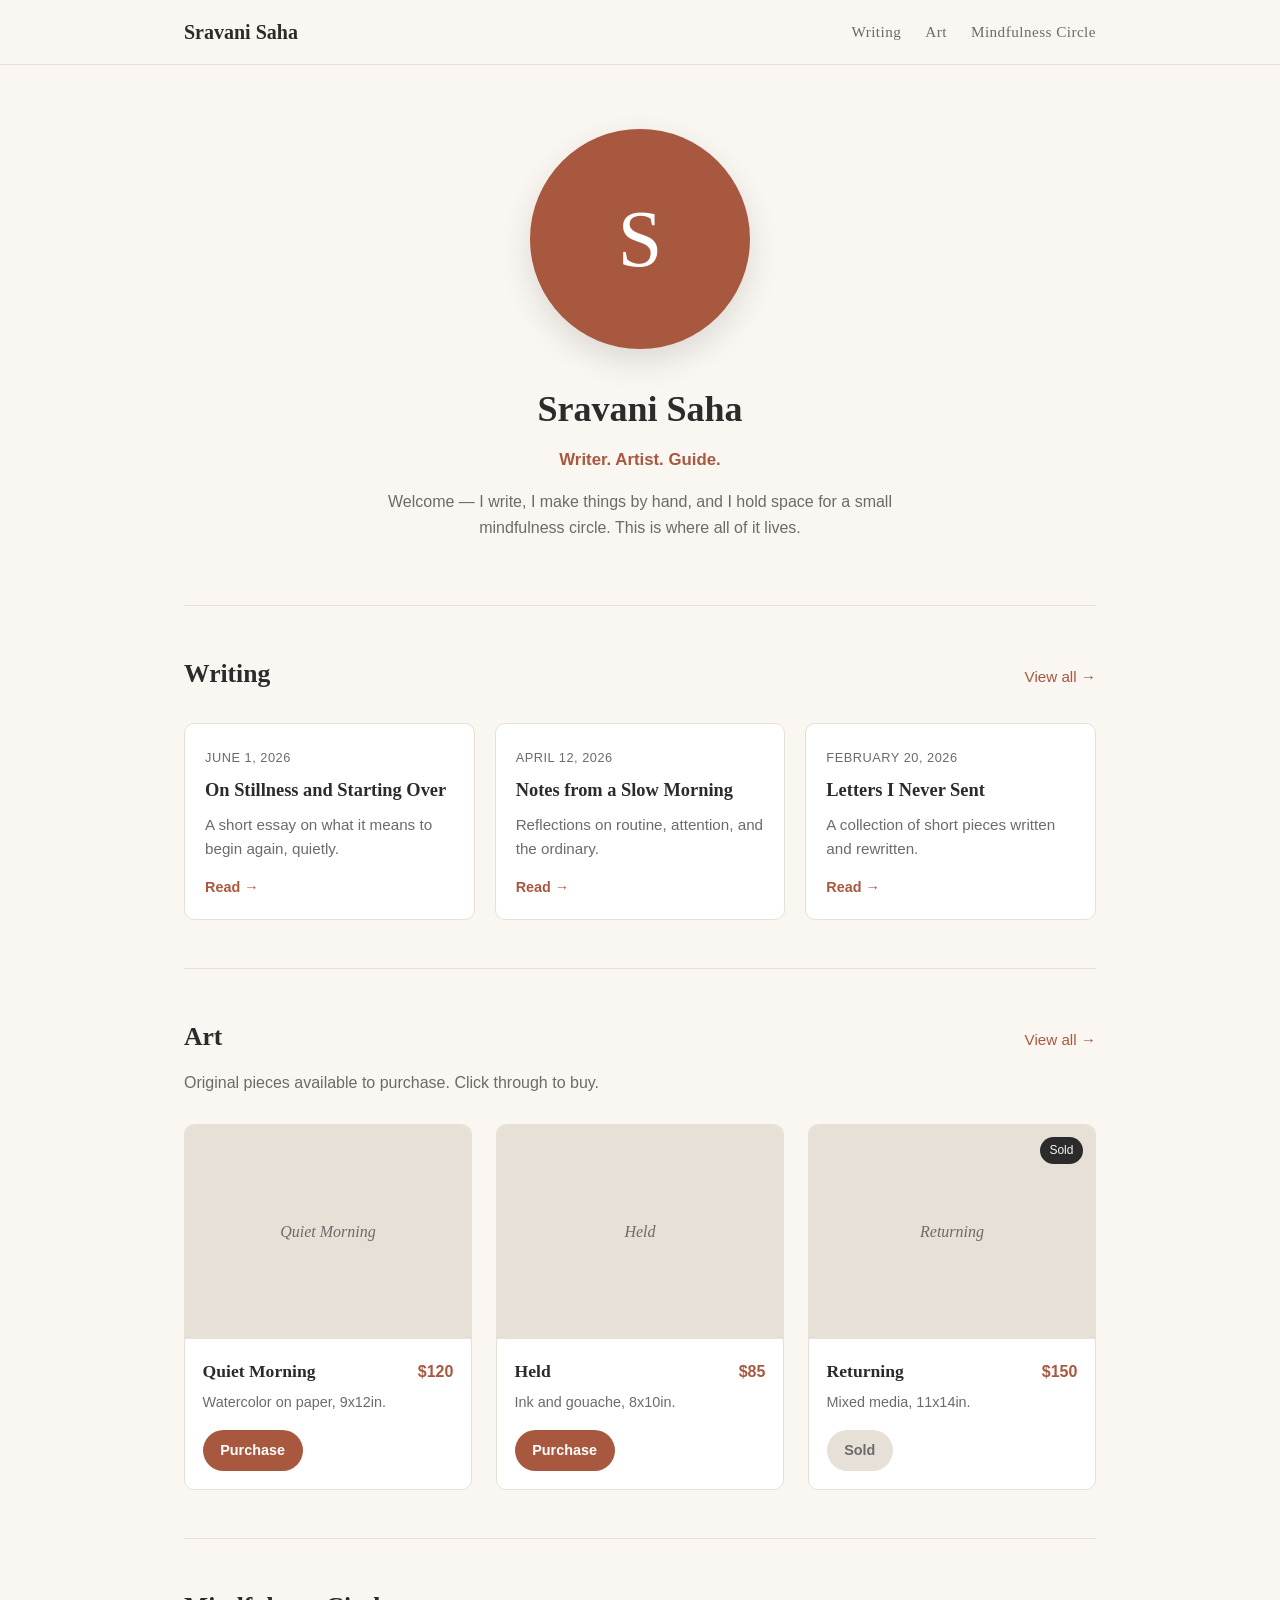
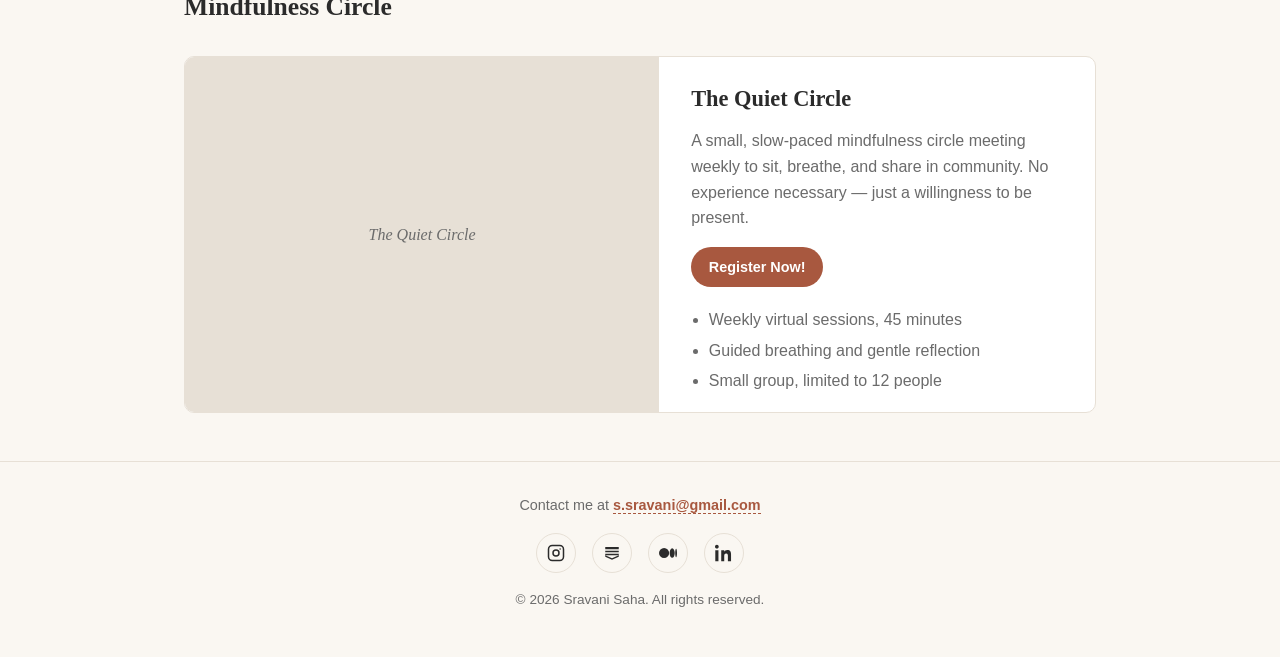
<file: index.html>
<!DOCTYPE html>
<html lang="en">
<head>
  <meta charset="UTF-8">
  <meta name="viewport" content="width=device-width, initial-scale=1.0">
  <meta name="description" content="Portfolio site">
  <title>Portfolio</title>
  <link rel="stylesheet" href="css/style.css">

    <!-- Google Analytics -->
  <script async src="https://www.googletagmanager.com/gtag/js?id=G-LQJ0HD8GDD"></script>
  <script>
    window.dataLayer = window.dataLayer || [];
    function gtag(){dataLayer.push(arguments);}
    gtag('js', new Date());
    gtag('config', 'G-LQJ0HD8GDD');
  </script>
</head>
<body>

  <nav class="site-nav">
    <div class="container">
      <a href="index.html" class="nav-brand" data-nav-brand>Name</a>
      <ul class="nav-links">
        <li><a href="writing.html">Writing</a></li>
        <li><a href="art.html">Art</a></li>
        <li><a href="index.html#mindfulness-section">Mindfulness Circle</a></li>
      </ul>
    </div>
  </nav>

  <header class="hero" id="hero">
    <!-- filled in by js/main.js from js/config.js -->
  </header>

  <main class="container">

    <section class="page-section" id="writing">
      <div class="section-header">
        <h2>Writing</h2>
        <a href="writing.html" id="writing-view-all">View all →</a>
      </div>
      <div class="writing-list" id="writing-preview">
        <!-- filled in by js/main.js from js/config.js -->
      </div>
    </section>

    <section class="page-section" id="art">
      <div class="section-header">
        <h2>Art</h2>
        <a href="art.html" id="art-view-all">View all →</a>
      </div>
      <p class="section-intro">Original pieces available to purchase. Click through to buy.</p>
      <div class="art-gallery" id="art-preview">
        <!-- filled in by js/main.js from js/config.js -->
      </div>
    </section>

    <section class="page-section" id="mindfulness-section">
      <div class="section-header">
        <h2>Mindfulness Circle</h2>
      </div>
      <div id="mindfulness">
        <!-- filled in by js/main.js from js/config.js -->
      </div>
    </section>

  </main>

  <footer class="site-footer" id="connect">
    <p class="contact-line" data-contact></p>
    <div class="socials" data-socials>
      <!-- filled in by js/main.js from js/config.js -->
    </div>
    <p>&copy; <span data-year></span> <span data-nav-brand></span>. All rights reserved.</p>
  </footer>

  <script src="js/config.js"></script>
  <script src="js/main.js"></script>
</body>
</html>
</file>
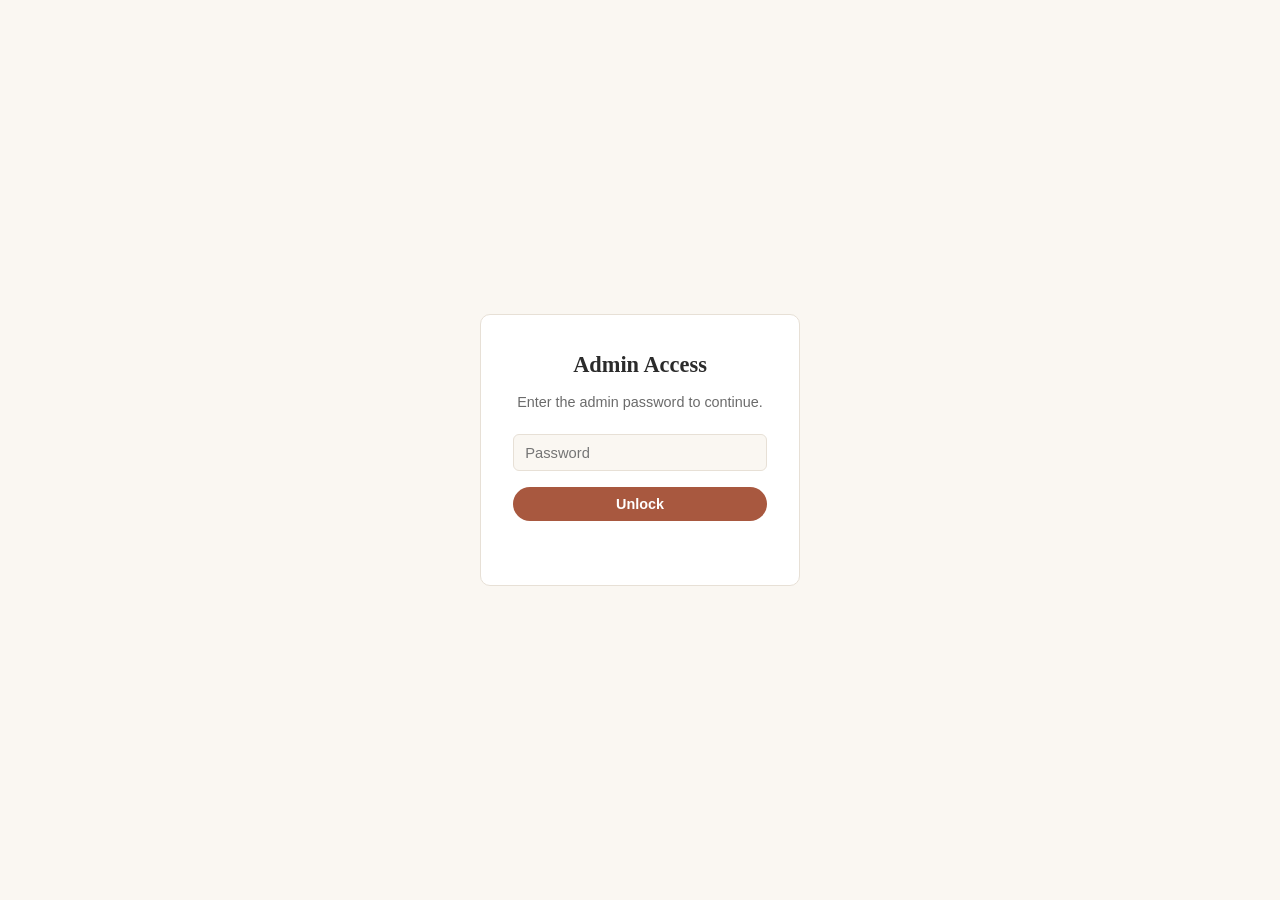
<file: admin.html>
<!DOCTYPE html>
<html lang="en">
<head>
  <meta charset="UTF-8">
  <meta name="viewport" content="width=device-width, initial-scale=1.0">
  <meta name="description" content="Admin — edit site content">
  <title>Admin</title>
  <link rel="stylesheet" href="css/style.css">
</head>
<body class="admin-locked">

  <div class="admin-lock-overlay" id="admin-lock-overlay">
    <form class="admin-lock-box" id="admin-lock-form">
      <h1>Admin Access</h1>
      <p>Enter the admin password to continue.</p>
      <input type="password" id="admin-lock-password" placeholder="Password" autocomplete="current-password" required>
      <button type="submit" class="btn btn-primary">Unlock</button>
      <p class="admin-lock-error" id="admin-lock-error"></p>
    </form>
  </div>

  <nav class="site-nav">
    <div class="container">
      <a href="index.html" class="nav-brand">← Back to site</a>
      <ul class="nav-links">
        <li><span style="cursor:default;">Admin</span></li>
      </ul>
    </div>
  </nav>

  <header class="page-hero">
    <h1>Site Admin</h1>
    <p>Edit every piece of content on the site from this page.</p>
  </header>

  <main class="container admin-main">

    <div class="admin-banner" id="draft-banner" style="display:none;">
      <strong>Heads up:</strong> you're viewing an unsaved draft stored in this browser only.
      <a href="#" id="discard-draft-link">Discard it and reload the current site content</a>.
    </div>

    <p class="admin-intro">
      This site is static (plain files on GitHub Pages), so there's no database behind this form.
      Edit anything below — your changes are auto-saved to <em>this browser</em> as you type, and you
      can preview them live. When you're happy, click <strong>Download config.js</strong> below,
      replace <code>js/config.js</code> in your project with the downloaded file, then commit and
      push to make the changes live on the actual site.
    </p>

    <!-- ---------- Site ---------- -->
    <section class="admin-section">
      <h2>Site</h2>
      <p class="admin-section-hint">Browser tab title and description.</p>
      <div class="admin-field">
        <label for="site-title">Site title</label>
        <input type="text" id="site-title">
      </div>
      <div class="admin-field">
        <label for="site-description">Site description</label>
        <input type="text" id="site-description">
      </div>
      <div class="admin-field">
        <label for="site-favicon">
          Favicon path
          <span class="admin-field-hint">Path to an image in the images/ folder. Leave blank to skip.</span>
        </label>
        <input type="text" id="site-favicon" placeholder="images/favicon.png">
      </div>
    </section>

    <!-- ---------- About / Hero ---------- -->
    <section class="admin-section">
      <h2>About</h2>
      <p class="admin-section-hint">Your name, tagline, bio, and photo shown at the top of the homepage.</p>
      <div class="admin-field">
        <label for="person-name">Name</label>
        <input type="text" id="person-name">
      </div>
      <div class="admin-field">
        <label for="person-tagline">Tagline</label>
        <input type="text" id="person-tagline">
      </div>
      <div class="admin-field">
        <label for="person-bio">Bio</label>
        <textarea id="person-bio"></textarea>
      </div>
      <div class="admin-field">
        <label for="person-avatar">
          Photo path
          <span class="admin-field-hint">Path to an image in the images/ folder. Leave blank for a placeholder.</span>
        </label>
        <input type="text" id="person-avatar" placeholder="images/profile.jpg">
      </div>
      <div class="admin-field">
        <label for="person-email">
          Contact email
          <span class="admin-field-hint">Shown in the footer as "Contact me at ...", above the social icons. Click-to-copy, not a mailto link.</span>
        </label>
        <input type="text" id="person-email" placeholder="you@example.com">
      </div>
    </section>

    <!-- ---------- Socials ---------- -->
    <section class="admin-section">
      <h2>Socials</h2>
      <p class="admin-section-hint">Icon links shown in the footer.</p>
      <div id="socials-list"></div>
      <button type="button" class="btn-block" id="add-social">+ Add social link</button>
    </section>

    <!-- ---------- Writing ---------- -->
    <section class="admin-section">
      <h2>Writing</h2>
      <p class="admin-section-hint">The homepage shows the first 3 posts below; writing.html shows all of them, in this order.</p>
      <div class="admin-field">
        <label for="writing-view-all-url">
          "View all" link (on the homepage)
          <span class="admin-field-hint">Defaults to writing.html. Point it elsewhere (e.g. an external blog) and it opens in a new tab automatically.</span>
        </label>
        <input type="text" id="writing-view-all-url">
      </div>
      <div id="writing-list"></div>
      <button type="button" class="btn-block" id="add-writing">+ Add writing post</button>
    </section>

    <!-- ---------- Art ---------- -->
    <section class="admin-section">
      <h2>Art</h2>
      <p class="admin-section-hint">The homepage shows the first 3 pieces below; art.html shows all of them, in this order.</p>
      <div class="admin-field">
        <label for="art-view-all-url">
          "View all" link (on the homepage)
          <span class="admin-field-hint">Defaults to art.html. Point it elsewhere (e.g. an external shop) and it opens in a new tab automatically.</span>
        </label>
        <input type="text" id="art-view-all-url">
      </div>
      <div id="art-list"></div>
      <button type="button" class="btn-block" id="add-art">+ Add art piece</button>
    </section>

    <!-- ---------- Mindfulness Circle ---------- -->
    <section class="admin-section">
      <h2>Mindfulness Circle</h2>
      <div class="admin-field">
        <label for="mind-title">Title</label>
        <input type="text" id="mind-title">
      </div>
      <div class="admin-field">
        <label for="mind-image">
          Image path
          <span class="admin-field-hint">Path to an image in the images/ folder. Leave blank for a placeholder.</span>
        </label>
        <input type="text" id="mind-image" placeholder="images/circle.jpg">
      </div>
      <div class="admin-field">
        <label for="mind-description">Description</label>
        <textarea id="mind-description"></textarea>
      </div>
      <div class="admin-field">
        <label>Details (bullet list)</label>
        <div id="mind-details-list"></div>
        <button type="button" class="btn-block" id="add-detail">+ Add detail line</button>
      </div>
      <div class="admin-field">
        <label for="mind-url">
          Learn more link
          <span class="admin-field-hint">The "Learn more" button always shows — this is just where it links to.</span>
        </label>
        <input type="text" id="mind-url" placeholder="#">
      </div>
    </section>

    <!-- ---------- Security ---------- -->
    <section class="admin-section">
      <h2>Security</h2>
      <p class="admin-section-hint">
        Change the password required to open this admin page. Only takes effect after you
        download/copy config.js, replace the file, and redeploy.
      </p>
      <div class="admin-field">
        <label for="new-password">New password</label>
        <input type="password" id="new-password" autocomplete="new-password">
      </div>
      <div class="admin-field">
        <label for="confirm-password">Confirm new password</label>
        <input type="password" id="confirm-password" autocomplete="new-password">
      </div>
      <div class="admin-actions">
        <button type="button" class="btn btn-secondary" id="update-password-btn">Update password</button>
        <span class="admin-status" id="password-status"></span>
      </div>
    </section>

    <!-- ---------- Publish ---------- -->
    <section class="admin-section">
      <h2>Publish your changes</h2>
      <p class="admin-section-hint">
        Download the updated file, replace <code>js/config.js</code> in your project folder,
        then commit and push to GitHub to make it live.
      </p>
      <div class="admin-actions">
        <button type="button" class="btn btn-primary" id="download-btn">Download config.js</button>
        <button type="button" class="btn btn-secondary" id="copy-btn">Copy to clipboard</button>
        <button type="button" class="btn btn-danger" id="reset-btn">Reset to file defaults</button>
        <span class="admin-status" id="admin-status"></span>
      </div>
      <div class="admin-field" style="margin-top:1.25rem;">
        <label for="preview-textarea">Live preview of config.js</label>
        <textarea id="preview-textarea" class="admin-preview" readonly></textarea>
      </div>
    </section>

  </main>

  <script src="js/config.js"></script>
  <script src="js/admin-auth.js"></script>
  <script src="js/admin.js"></script>
</body>
</html>
</file>
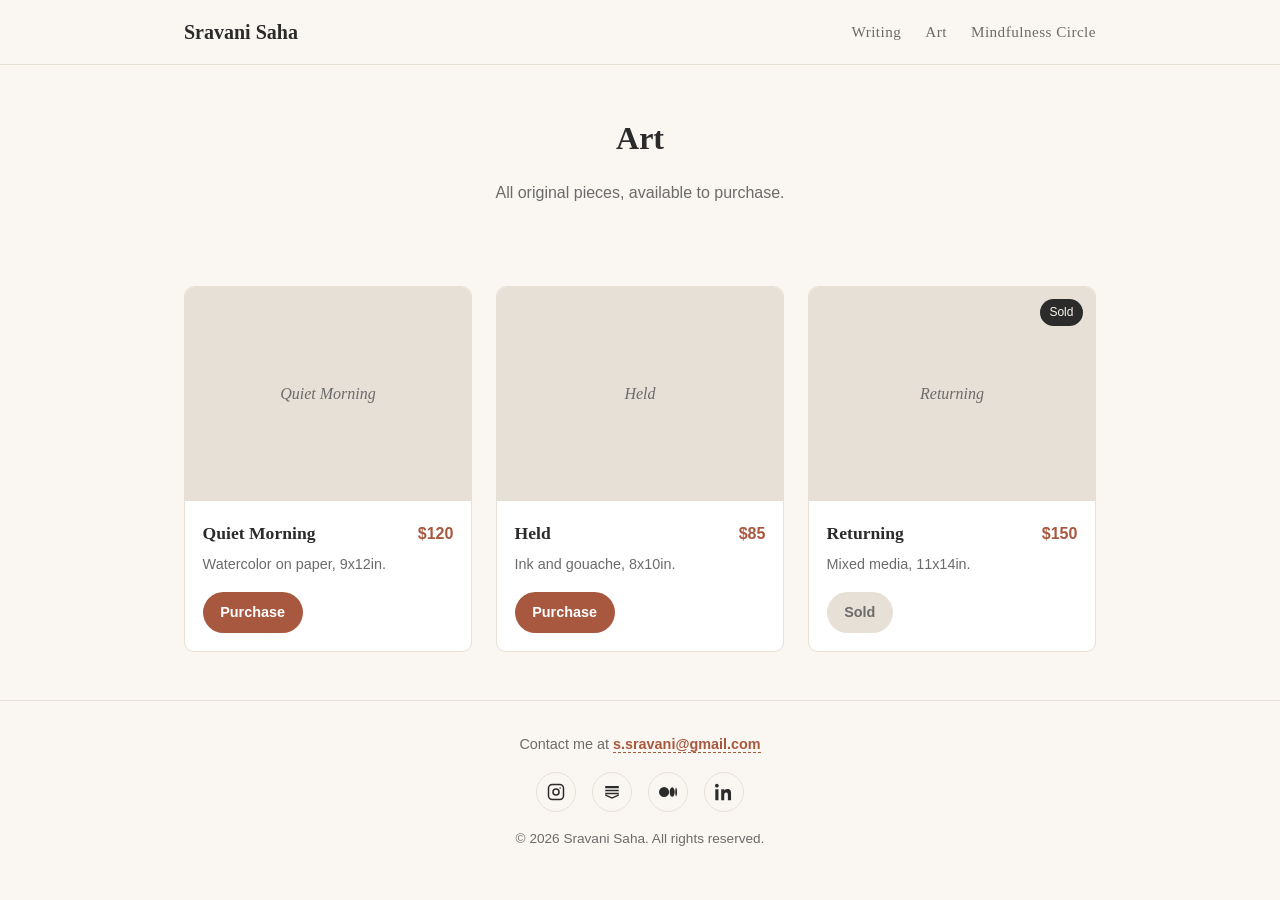
<file: art.html>
<!DOCTYPE html>
<html lang="en">
<head>
  <meta charset="UTF-8">
  <meta name="viewport" content="width=device-width, initial-scale=1.0">
  <meta name="description" content="Art">
  <title>Art</title>
  <link rel="stylesheet" href="css/style.css">

    <!-- Google Analytics -->
  <script async src="https://www.googletagmanager.com/gtag/js?id=G-LQJ0HD8GDD"></script>
  <script>
    window.dataLayer = window.dataLayer || [];
    function gtag(){dataLayer.push(arguments);}
    gtag('js', new Date());
    gtag('config', 'G-LQJ0HD8GDD');
  </script>
</head>
<body>

  <nav class="site-nav">
    <div class="container">
      <a href="index.html" class="nav-brand" data-nav-brand>Name</a>
      <ul class="nav-links">
        <li><a href="index.html#writing">Writing</a></li>
        <li><a href="art.html">Art</a></li>
        <li><a href="index.html#mindfulness-section">Mindfulness Circle</a></li>
      </ul>
    </div>
  </nav>

  <header class="page-hero">
    <h1>Art</h1>
    <p>All original pieces, available to purchase.</p>
  </header>

  <main class="container">
    <section class="page-section" style="border-top: none;">
      <div class="art-gallery" id="art-full">
        <!-- filled in by js/main.js from js/config.js -->
      </div>
    </section>
  </main>

  <footer class="site-footer">
    <p class="contact-line" data-contact></p>
    <div class="socials" data-socials>
      <!-- filled in by js/main.js from js/config.js -->
    </div>
    <p>&copy; <span data-year></span> <span data-nav-brand></span>. All rights reserved.</p>
  </footer>

  <script src="js/config.js"></script>
  <script src="js/main.js"></script>
</body>
</html>
</file>
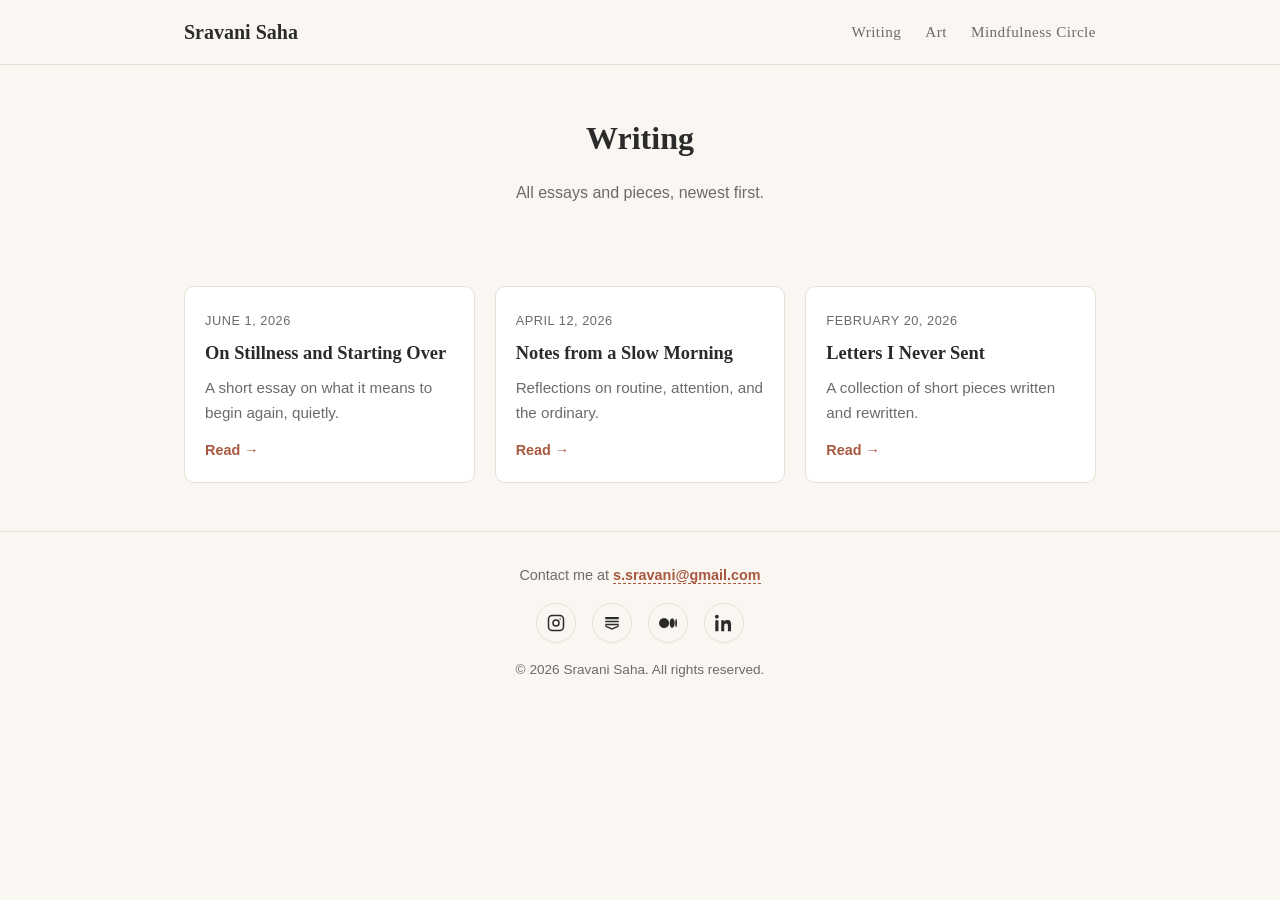
<file: writing.html>
<!DOCTYPE html>
<html lang="en">
<head>
  <meta charset="UTF-8">
  <meta name="viewport" content="width=device-width, initial-scale=1.0">
  <meta name="description" content="Writing">
  <title>Writing</title>
  <link rel="stylesheet" href="css/style.css">

    <!-- Google Analytics -->
  <script async src="https://www.googletagmanager.com/gtag/js?id=G-LQJ0HD8GDD"></script>
  <script>
    window.dataLayer = window.dataLayer || [];
    function gtag(){dataLayer.push(arguments);}
    gtag('js', new Date());
    gtag('config', 'G-LQJ0HD8GDD');
  </script>
</head>
<body>

  <nav class="site-nav">
    <div class="container">
      <a href="index.html" class="nav-brand" data-nav-brand>Name</a>
      <ul class="nav-links">
        <li><a href="writing.html">Writing</a></li>
        <li><a href="art.html">Art</a></li>
        <li><a href="index.html#mindfulness-section">Mindfulness Circle</a></li>
      </ul>
    </div>
  </nav>

  <header class="page-hero">
    <h1>Writing</h1>
    <p>All essays and pieces, newest first.</p>
  </header>

  <main class="container">
    <section class="page-section" style="border-top: none;">
      <div class="writing-list" id="writing-full">
        <!-- filled in by js/main.js from js/config.js -->
      </div>
    </section>
  </main>

  <footer class="site-footer">
    <p class="contact-line" data-contact></p>
    <div class="socials" data-socials>
      <!-- filled in by js/main.js from js/config.js -->
    </div>
    <p>&copy; <span data-year></span> <span data-nav-brand></span>. All rights reserved.</p>
  </footer>

  <script src="js/config.js"></script>
  <script src="js/main.js"></script>
</body>
</html>
</file>
<file: css/style.css>
/* ===========================================================
   THEME — change these variables to restyle the whole site.
   =========================================================== */
:root {
  --color-bg: #faf7f2;
  --color-surface: #ffffff;
  --color-text: #2b2b2b;
  --color-muted: #6b6b6b;
  --color-accent: #a8583f;
  --color-accent-hover: #8a4632;
  --color-border: #e7e0d6;
  --font-heading: Georgia, "Times New Roman", serif;
  --font-body: -apple-system, BlinkMacSystemFont, "Segoe UI", Helvetica, Arial, sans-serif;
  --max-width: 960px;
  --radius: 10px;
}

@media (prefers-color-scheme: dark) {
  :root {
    --color-bg: #faf7f2;
    --color-surface: #ffffff;
    --color-text: #2b2b2b;
    --color-muted: #6b6b6b;
    --color-accent: #a8583f;
    --color-accent-hover: #8a4632;
    --color-border: #e7e0d6;
  }
}

* { box-sizing: border-box; }

html { scroll-behavior:auto; }

body {
  margin: 0;
  background: var(--color-bg);
  color: var(--color-text);
  font-family: var(--font-body);
  line-height: 1.6;
}

a { color: inherit; }

.container {
  max-width: var(--max-width);
  margin: 0 auto;
  padding: 0 1.5rem;
}

/* ---------- Nav ---------- */
.site-nav {
  border-bottom: 1px solid var(--color-border);
  position: sticky;
  top: 0;
  background: var(--color-bg);
  z-index: 10;
}

.site-nav .container {
  display: flex;
  align-items: center;
  justify-content: space-between;
  padding-top: 1rem;
  padding-bottom: 1rem;
}

.nav-brand {
  font-family: var(--font-heading);
  font-size: 1.25rem;
  text-decoration: none;
  font-weight: bold;
}

.nav-links {
  display: flex;
  gap: 1.5rem;
  list-style: none;
  margin: 0;
  padding: 0;
}

.nav-links a {
  text-decoration: none;
  color: var(--color-muted);
  font-family: var(--font-heading);
  font-size: 0.95rem;
  letter-spacing: 0.03em;
}

.nav-links a:hover { color: var(--color-accent); }

/* ---------- Hero ---------- */
.hero {
  text-align: center;
  padding: 4rem 1.5rem 3rem;
  max-width: 640px;
  margin: 0 auto;
}

.avatar {
  width: 220px;
  height: 220px;
  border-radius: 50%;
  background: var(--color-accent);
  color: #fff;
  display: flex;
  align-items: center;
  justify-content: center;
  font-family: var(--font-heading);
  font-size: 5rem;
  margin: 0 auto 2rem;
  overflow: hidden;
  box-shadow: 0 12px 32px rgba(0, 0, 0, 0.12);
}

@media (max-width: 500px) {
  .avatar {
    width: 160px;
    height: 160px;
    font-size: 3.5rem;
  }
}

.avatar img {
  width: 100%;
  height: 100%;
  object-fit: cover;
}

.hero h1 {
  font-family: var(--font-heading);
  font-size: 2.25rem;
  margin: 0 0 0.5rem;
}

.hero .tagline {
  color: var(--color-accent);
  font-size: 1.05rem;
  margin: 0 0 1rem;
  font-weight: 600;
}

.hero .bio {
  color: var(--color-muted);
  font-size: 1rem;
}

/* ---------- Contact ---------- */
.contact-line {
  text-align: center;
  color: var(--color-muted);
  font-size: 0.9rem;
  margin: 0 0 1rem;
}

.contact-email {
  color: var(--color-accent);
  font-weight: 600;
  cursor: pointer;
  border-bottom: 1px dashed var(--color-accent);
  transition: color 0.15s;
}

.contact-email:hover,
.contact-email:focus-visible {
  color: var(--color-accent-hover);
  border-bottom-color: var(--color-accent-hover);
}

.contact-email.copied {
  color: var(--color-text);
  border-bottom-color: var(--color-border);
}

/* ---------- Socials ---------- */
.socials {
  display: flex;
  justify-content: center;
  gap: 1rem;
  margin: 0 0 1.25rem;
}

.site-footer .socials {
  margin-bottom: 1rem;
}

.social-link {
  width: 40px;
  height: 40px;
  border-radius: 50%;
  border: 1px solid var(--color-border);
  display: flex;
  align-items: center;
  justify-content: center;
  color: var(--color-text);
  transition: background 0.15s, color 0.15s, transform 0.15s;
}

.social-link svg {
  width: 18px;
  height: 18px;
}

.social-link:hover {
  background: var(--color-accent);
  color: #fff;
  transform: translateY(-2px);
}

/* ---------- Sections ---------- */
section.page-section {
  padding: 3rem 0;
  border-top: 1px solid var(--color-border);
}

.section-header {
  display: flex;
  align-items: baseline;
  justify-content: space-between;
  margin-bottom: 1.75rem;
}

.section-header h2 {
  font-family: var(--font-heading);
  font-size: 1.6rem;
  margin: 0;
}

.section-header a {
  color: var(--color-accent);
  text-decoration: none;
  font-size: 0.95rem;
  white-space: nowrap;
}

.section-header a:hover { color: var(--color-accent-hover); }

.section-intro {
  color: var(--color-muted);
  margin: -1rem 0 1.75rem;
  max-width: 640px;
}

/* ---------- Writing ---------- */
.writing-list {
  display: grid;
  grid-template-columns: repeat(auto-fit, minmax(240px, 1fr));
  gap: 1.25rem;
}

.writing-card {
  display: block;
  background: var(--color-surface);
  border: 1px solid var(--color-border);
  border-radius: var(--radius);
  padding: 1.25rem;
  text-decoration: none;
  color: var(--color-text);
  transition: box-shadow 0.15s, transform 0.15s;
}

.writing-card:hover {
  box-shadow: 0 6px 20px rgba(0, 0, 0, 0.06);
  transform: translateY(-2px);
}

.writing-date {
  color: var(--color-muted);
  font-size: 0.8rem;
  text-transform: uppercase;
  letter-spacing: 0.04em;
}

.writing-card h3 {
  font-family: var(--font-heading);
  margin: 0.4rem 0 0.5rem;
  font-size: 1.15rem;
}

.writing-card p {
  color: var(--color-muted);
  margin: 0 0 0.75rem;
  font-size: 0.95rem;
}

.read-more {
  color: var(--color-accent);
  font-weight: 600;
  font-size: 0.9rem;
}

/* ---------- Art ---------- */
.art-gallery {
  display: grid;
  grid-template-columns: repeat(auto-fit, minmax(240px, 1fr));
  gap: 1.5rem;
}

.art-card {
  background: var(--color-surface);
  border: 1px solid var(--color-border);
  border-radius: var(--radius);
  overflow: hidden;
}

.art-img-wrap {
  position: relative;
  aspect-ratio: 4 / 3;
  background: var(--color-border);
}

.art-img-wrap img {
  width: 100%;
  height: 100%;
  object-fit: cover;
  display: block;
}

.placeholder-img {
  width: 100%;
  height: 100%;
  display: flex;
  align-items: center;
  justify-content: center;
  color: var(--color-muted);
  font-family: var(--font-heading);
  font-style: italic;
  text-align: center;
  padding: 1rem;
}

.sold-badge {
  position: absolute;
  top: 0.75rem;
  right: 0.75rem;
  background: var(--color-text);
  color: var(--color-bg);
  font-size: 0.75rem;
  padding: 0.25rem 0.6rem;
  border-radius: 999px;
}

.art-body { padding: 1.1rem; }

.art-title-row {
  display: flex;
  justify-content: space-between;
  align-items: baseline;
  gap: 0.5rem;
}

.art-title-row h3 {
  font-family: var(--font-heading);
  margin: 0;
  font-size: 1.1rem;
}

.art-price {
  color: var(--color-accent);
  font-weight: 600;
  white-space: nowrap;
}

.art-body p {
  color: var(--color-muted);
  font-size: 0.9rem;
  margin: 0.4rem 0 1rem;
}

/* ---------- Buttons ---------- */
.btn {
  display: inline-block;
  padding: 0.55rem 1.1rem;
  border-radius: 999px;
  text-decoration: none;
  font-size: 0.9rem;
  font-weight: 600;
  text-align: center;
}

.btn-primary {
  background: var(--color-accent);
  color: #fff;
}

.btn-primary:hover { background: var(--color-accent-hover); }

.btn-disabled {
  background: var(--color-border);
  color: var(--color-muted);
  cursor: not-allowed;
}

/* ---------- Mindfulness ---------- */
#mindfulness {
  display: grid;
  grid-template-columns: 1fr 1.2fr;
  gap: 2rem;
  background: var(--color-surface);
  border: 1px solid var(--color-border);
  border-radius: var(--radius);
  overflow: hidden;
}

.mindfulness-img-wrap {
  aspect-ratio: 4 / 3;
  background: var(--color-border);
}

.mindfulness-img-wrap img {
  width: 100%;
  height: 100%;
  object-fit: cover;
  display: block;
}

.mindfulness-body { padding: 1.5rem 1.75rem 1.5rem 0; }

.mindfulness-body h3 {
  font-family: var(--font-heading);
  margin: 0 0 0.75rem;
  font-size: 1.4rem;
}

.mindfulness-body p {
  color: var(--color-muted);
  margin: 0 0 1rem;
}

.mindfulness-body .btn {
  margin-bottom: 1.25rem;
}

.mindfulness-details {
  margin: 0 0 1.25rem;
  padding-left: 1.1rem;
  color: var(--color-muted);
}

.mindfulness-details li { margin-bottom: 0.3rem; }

@media (max-width: 700px) {
  #mindfulness {
    grid-template-columns: 1fr;
  }
  .mindfulness-body { padding: 1.5rem; }
}

/* ---------- Footer ---------- */
.site-footer {
  border-top: 1px solid var(--color-border);
  padding: 2rem 0;
  text-align: center;
  color: var(--color-muted);
  font-size: 0.85rem;
}

/* ---------- Writing page ---------- */
.page-hero {
  padding: 3rem 1.5rem 1rem;
  text-align: center;
}

.page-hero h1 {
  font-family: var(--font-heading);
  font-size: 2rem;
  margin: 0 0 0.5rem;
}

.page-hero p {
  color: var(--color-muted);
}

/* ---------- Admin lock screen ---------- */
.admin-locked .site-nav,
.admin-locked .page-hero,
.admin-locked .admin-main {
  display: none;
}

.admin-lock-overlay {
  position: fixed;
  inset: 0;
  background: var(--color-bg);
  display: flex;
  align-items: center;
  justify-content: center;
  z-index: 999;
  padding: 1.5rem;
}

.admin-lock-box {
  width: 100%;
  max-width: 320px;
  background: var(--color-surface);
  border: 1px solid var(--color-border);
  border-radius: var(--radius);
  padding: 2rem;
  text-align: center;
}

.admin-lock-box h1 {
  font-family: var(--font-heading);
  font-size: 1.4rem;
  margin: 0 0 0.5rem;
}

.admin-lock-box p {
  color: var(--color-muted);
  font-size: 0.9rem;
  margin: 0 0 1.25rem;
}

.admin-lock-box input {
  width: 100%;
  padding: 0.6rem 0.7rem;
  border: 1px solid var(--color-border);
  border-radius: 6px;
  background: var(--color-bg);
  color: var(--color-text);
  font-family: inherit;
  font-size: 0.92rem;
  margin-bottom: 1rem;
}

.admin-lock-box button {
  width: 100%;
  border: none;
  cursor: pointer;
}

.admin-lock-error {
  color: #b23b3b;
  font-size: 0.82rem;
  min-height: 1.2em;
  margin: 0.9rem 0 0 !important;
}

/* ---------- Admin ---------- */
.admin-main {
  max-width: 760px;
  padding-top: 2rem;
  padding-bottom: 4rem;
}

.admin-intro {
  color: var(--color-muted);
  margin-bottom: 2rem;
}

.admin-banner {
  background: var(--color-surface);
  border: 1px solid var(--color-accent);
  border-radius: var(--radius);
  padding: 0.9rem 1.1rem;
  margin-bottom: 2rem;
  font-size: 0.9rem;
}

.admin-banner strong { color: var(--color-accent); }

.admin-section {
  background: var(--color-surface);
  border: 1px solid var(--color-border);
  border-radius: var(--radius);
  padding: 1.5rem;
  margin-bottom: 1.75rem;
}

.admin-section h2 {
  font-family: var(--font-heading);
  font-size: 1.3rem;
  margin: 0 0 0.25rem;
}

.admin-section-hint {
  color: var(--color-muted);
  font-size: 0.85rem;
  margin: 0 0 1.25rem;
}

.admin-field {
  margin-bottom: 1rem;
}

.admin-field label {
  display: block;
  font-size: 0.85rem;
  font-weight: 600;
  margin-bottom: 0.3rem;
}

.admin-field-hint {
  display: block;
  font-weight: 400;
  color: var(--color-muted);
  font-size: 0.78rem;
  margin-top: 0.2rem;
}

.admin-section input[type="text"],
.admin-section input[type="url"],
.admin-section input[type="date"],
.admin-section textarea,
.admin-section select {
  width: 100%;
  padding: 0.55rem 0.7rem;
  border: 1px solid var(--color-border);
  border-radius: 6px;
  background: var(--color-bg);
  color: var(--color-text);
  font-family: inherit;
  font-size: 0.92rem;
}

.admin-section textarea {
  resize: vertical;
  min-height: 4.5rem;
}

.admin-checkbox {
  display: flex;
  align-items: center;
  gap: 0.5rem;
  font-size: 0.9rem;
  font-weight: 400;
  cursor: pointer;
}

.admin-checkbox input { width: auto; }

.admin-card {
  border: 1px solid var(--color-border);
  border-radius: var(--radius);
  padding: 1.1rem;
  margin-bottom: 1rem;
  position: relative;
}

.admin-card-header {
  display: flex;
  justify-content: space-between;
  align-items: center;
  margin-bottom: 0.9rem;
}

.admin-card-header span {
  font-size: 0.78rem;
  text-transform: uppercase;
  letter-spacing: 0.04em;
  color: var(--color-muted);
  font-weight: 600;
}

.admin-empty {
  color: var(--color-muted);
  font-size: 0.9rem;
  font-style: italic;
  margin-bottom: 1rem;
}

.btn-secondary {
  background: transparent;
  border: 1px solid var(--color-accent);
  color: var(--color-accent);
  cursor: pointer;
}

.btn-secondary:hover {
  background: var(--color-accent);
  color: #fff;
}

.btn-danger {
  background: transparent;
  border: 1px solid var(--color-border);
  color: var(--color-muted);
  cursor: pointer;
}

.btn-danger:hover {
  border-color: #b23b3b;
  color: #b23b3b;
}

.btn-small {
  padding: 0.3rem 0.7rem;
  font-size: 0.78rem;
}

.btn-block {
  width: 100%;
  border: 1px dashed var(--color-border);
  background: transparent;
  color: var(--color-muted);
  cursor: pointer;
  padding: 0.7rem;
  border-radius: 6px;
  font-size: 0.9rem;
}

.btn-block:hover {
  border-color: var(--color-accent);
  color: var(--color-accent);
}

.admin-actions {
  display: flex;
  flex-wrap: wrap;
  gap: 0.75rem;
  align-items: center;
  margin-top: 0.5rem;
}

.admin-actions button {
  cursor: pointer;
  border: none;
  font-family: inherit;
}

.admin-status {
  font-size: 0.85rem;
  color: var(--color-accent);
  font-weight: 600;
}

.admin-preview {
  width: 100%;
  min-height: 260px;
  font-family: "SF Mono", Menlo, Consolas, monospace;
  font-size: 0.78rem;
  white-space: pre;
  overflow: auto;
}
</file>
